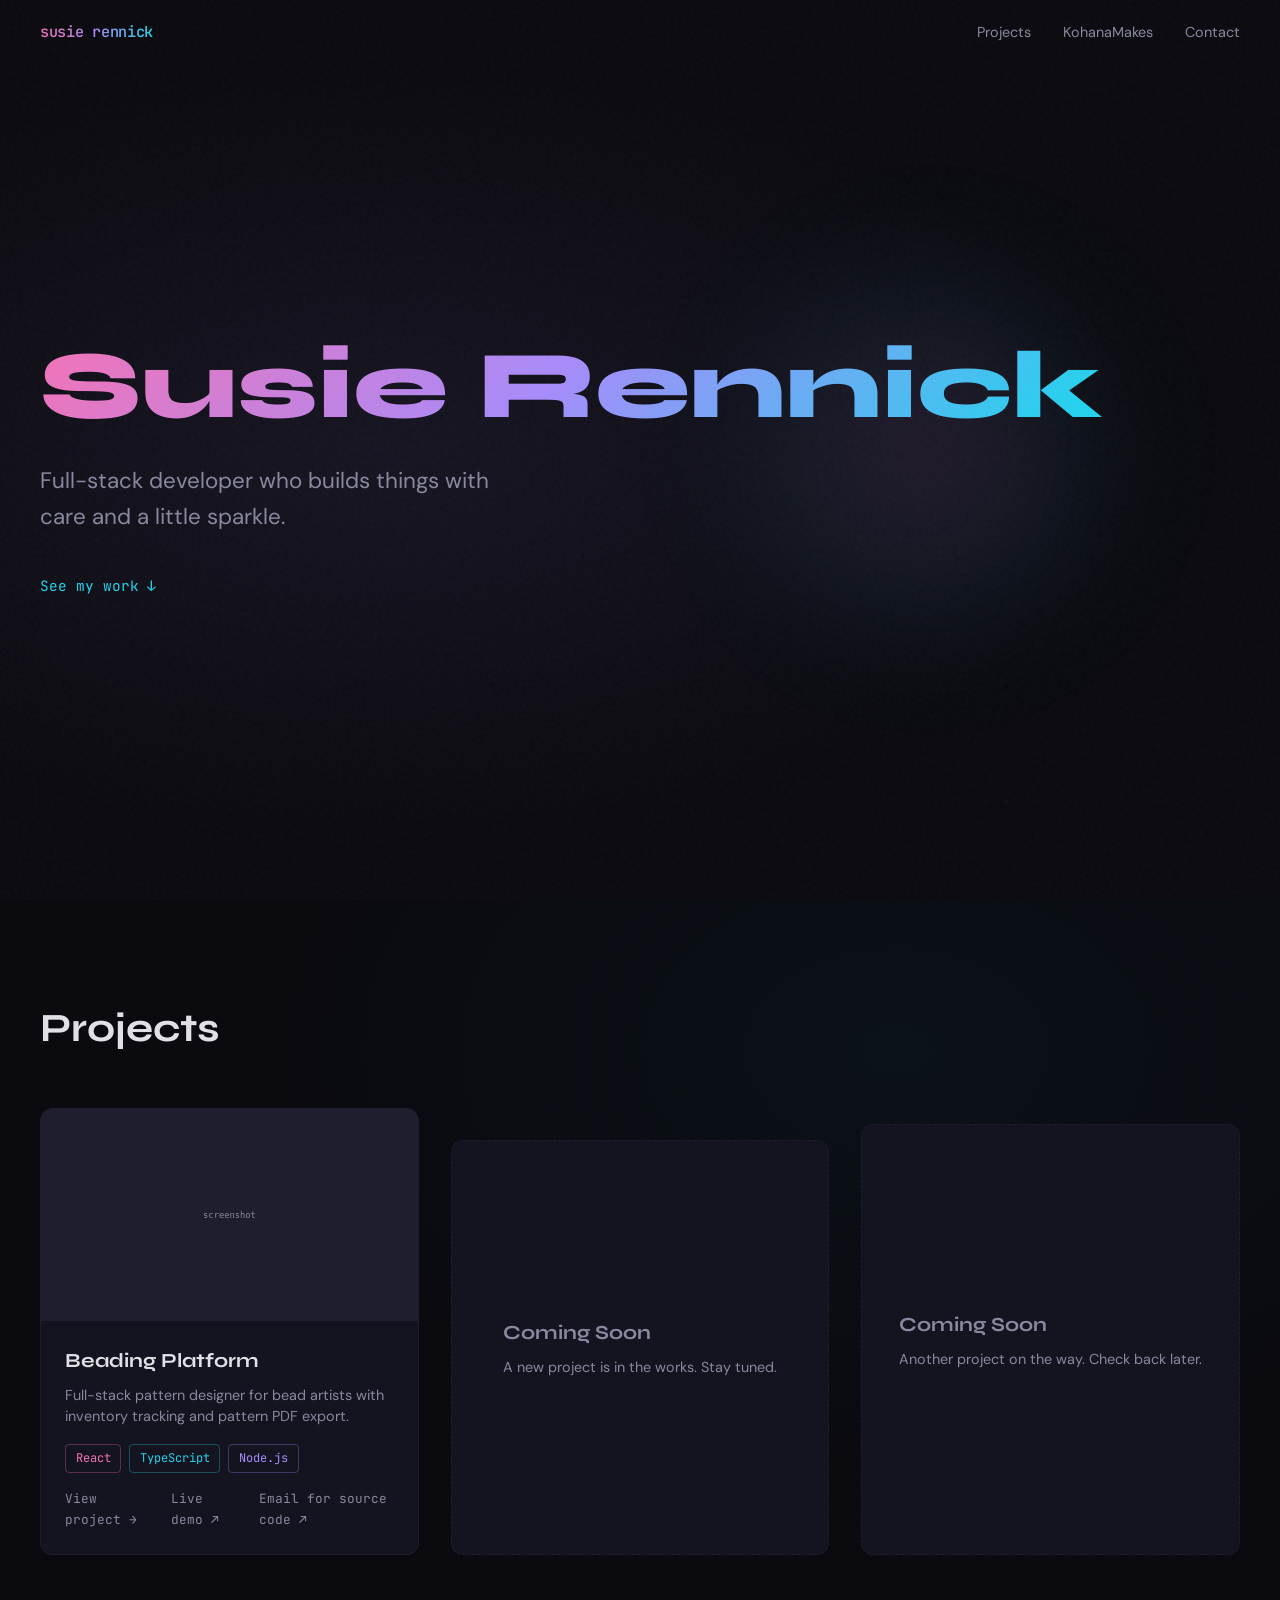
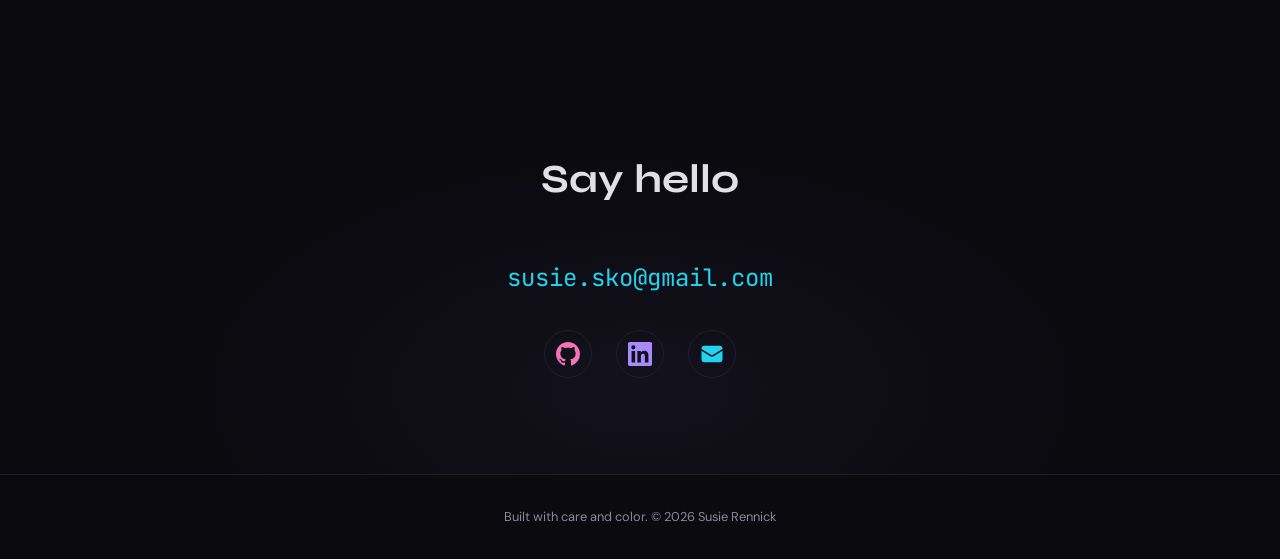
<file: index.html>
<!DOCTYPE html>
<html lang="en">
<head>
  <meta charset="UTF-8">
  <meta name="viewport" content="width=device-width, initial-scale=1.0">
  <title>Susie Rennick — Developer</title>
  <meta name="description" content="Full-stack developer portfolio">
  <link rel="icon" href="data:image/svg+xml,<svg xmlns='http://www.w3.org/2000/svg' viewBox='0 0 100 100'><text y='.9em' font-size='90'>🌈</text></svg>">
  <meta property="og:title" content="Susie Rennick — Developer">
  <meta property="og:description" content="Full-stack developer portfolio">
  <meta property="og:type" content="website">
  <meta property="og:url" content="https://susierennick.github.io">
  <link rel="stylesheet" href="css/styles.css">
</head>
<body>
  <!-- Sections will be added in subsequent tasks -->
  <nav class="nav" id="nav">
    <div class="nav__inner">
      <a href="/" class="nav__logo"><span class="mono-rainbow">susie rennick</span></a>
      <button class="nav__toggle" id="nav-toggle" aria-label="Toggle menu" aria-expanded="false">
        <span></span><span></span><span></span>
      </button>
      <ul class="nav__links" id="nav-links">
        <li><a href="#projects">Projects</a></li>
        <li><a href="kohana-makes.html">KohanaMakes</a></li>
        <li><a href="#contact">Contact</a></li>
      </ul>
    </div>
  </nav>
  <section class="hero" id="hero">
    <div class="hero__content reveal">
      <h1 class="hero__name">Susie Rennick</h1>
      <p class="hero__tagline">Full-stack developer who builds things with care and a little sparkle.</p>
      <a href="#projects" class="hero__cta">See my work <span class="hero__arrow">↓</span></a>
    </div>
    <div class="hero__orb" aria-hidden="true"></div>
  </section>
  <section class="projects" id="projects">
    <div class="projects__inner">
      <h2 class="section-heading">Projects</h2>
      <div class="projects__grid">

        <article class="card card--pink reveal">
          <div class="card__image">
            <img src="assets/images/placeholder.svg" alt="Beading Platform screenshot" loading="lazy">
          </div>
          <div class="card__body">
            <h3 class="card__title">Beading Platform</h3>
            <p class="card__desc">Full-stack pattern designer for bead artists with inventory tracking and pattern PDF export.</p>
            <div class="card__tags">
              <span class="tag tag--pink">React</span>
              <span class="tag tag--cyan">TypeScript</span>
              <span class="tag tag--purple">Node.js</span>
            </div>
            <div class="card__links">
              <a href="projects/beading-platform.html" class="card__link">View project →</a>
              <a href="https://demo.beadcanvas.app" class="card__link">Live demo ↗</a>
              <a href="mailto:susie.sko@gmail.com?subject=Beading%20Platform%20Source%20Code" class="card__link">Email for source code ↗</a>
            </div>
          </div>
        </article>

        <article class="card card--cyan reveal card--coming-soon">
          <div class="card__body">
            <h3 class="card__title">Coming Soon</h3>
            <p class="card__desc">A new project is in the works. Stay tuned.</p>
          </div>
        </article>

        <article class="card card--purple reveal card--coming-soon">
          <div class="card__body">
            <h3 class="card__title">Coming Soon</h3>
            <p class="card__desc">Another project on the way. Check back later.</p>
          </div>
        </article>

      </div>
    </div>
  </section>
  <section class="contact" id="contact">
    <div class="contact__inner reveal">
      <h2 class="section-heading">Say hello</h2>
      <a href="mailto:susie.sko@gmail.com" class="contact__email">susie.sko@gmail.com</a>
      <div class="contact__socials">
        <a href="https://github.com/susiesko" class="social social--pink" aria-label="GitHub" target="_blank" rel="noopener">
          <svg width="24" height="24" viewBox="0 0 24 24" fill="currentColor"><path d="M12 0C5.37 0 0 5.37 0 12c0 5.31 3.435 9.795 8.205 11.385.6.105.825-.255.825-.57 0-.285-.015-1.23-.015-2.235-3.015.555-3.795-.735-4.035-1.41-.135-.345-.72-1.41-1.23-1.695-.42-.225-1.02-.78-.015-.795.945-.015 1.62.87 1.845 1.23 1.08 1.815 2.805 1.305 3.495.99.105-.78.42-1.305.765-1.605-2.67-.3-5.46-1.335-5.46-5.925 0-1.305.465-2.385 1.23-3.225-.12-.3-.54-1.53.12-3.18 0 0 1.005-.315 3.3 1.23.96-.27 1.98-.405 3-.405s2.04.135 3 .405c2.295-1.56 3.3-1.23 3.3-1.23.66 1.65.24 2.88.12 3.18.765.84 1.23 1.905 1.23 3.225 0 4.605-2.805 5.625-5.475 5.925.435.375.81 1.095.81 2.22 0 1.605-.015 2.895-.015 3.3 0 .315.225.69.825.57A12.02 12.02 0 0024 12c0-6.63-5.37-12-12-12z"/></svg>
        </a>
        <a href="https://www.linkedin.com/in/susan-rennick/" class="social social--purple" aria-label="LinkedIn" target="_blank" rel="noopener">
          <svg width="24" height="24" viewBox="0 0 24 24" fill="currentColor"><path d="M20.447 20.452h-3.554v-5.569c0-1.328-.027-3.037-1.852-3.037-1.853 0-2.136 1.445-2.136 2.939v5.667H9.351V9h3.414v1.561h.046c.477-.9 1.637-1.85 3.37-1.85 3.601 0 4.267 2.37 4.267 5.455v6.286zM5.337 7.433a2.062 2.062 0 01-2.063-2.065 2.064 2.064 0 112.063 2.065zm1.782 13.019H3.555V9h3.564v11.452zM22.225 0H1.771C.792 0 0 .774 0 1.729v20.542C0 23.227.792 24 1.771 24h20.451C23.2 24 24 23.227 24 22.271V1.729C24 .774 23.2 0 22.222 0h.003z"/></svg>
        </a>
        <a href="mailto:susie.sko@gmail.com" class="social social--cyan" aria-label="Email" target="_blank" rel="noopener">
          <svg width="24" height="24" viewBox="0 0 24 24" fill="currentColor"><path d="M1.5 8.67v8.58a3 3 0 003 3h15a3 3 0 003-3V8.67l-8.928 5.493a3 3 0 01-3.144 0L1.5 8.67z"/><path d="M22.5 6.908V6.75a3 3 0 00-3-3h-15a3 3 0 00-3 3v.158l9.714 5.978a1.5 1.5 0 001.572 0L22.5 6.908z"/></svg>
        </a>
      </div>
    </div>
  </section>

  <footer class="footer">
    <p class="footer__text">Built with care and color. © 2026 Susie Rennick</p>
  </footer>
  <script src="js/main.js"></script>
</body>
</html>
</file>
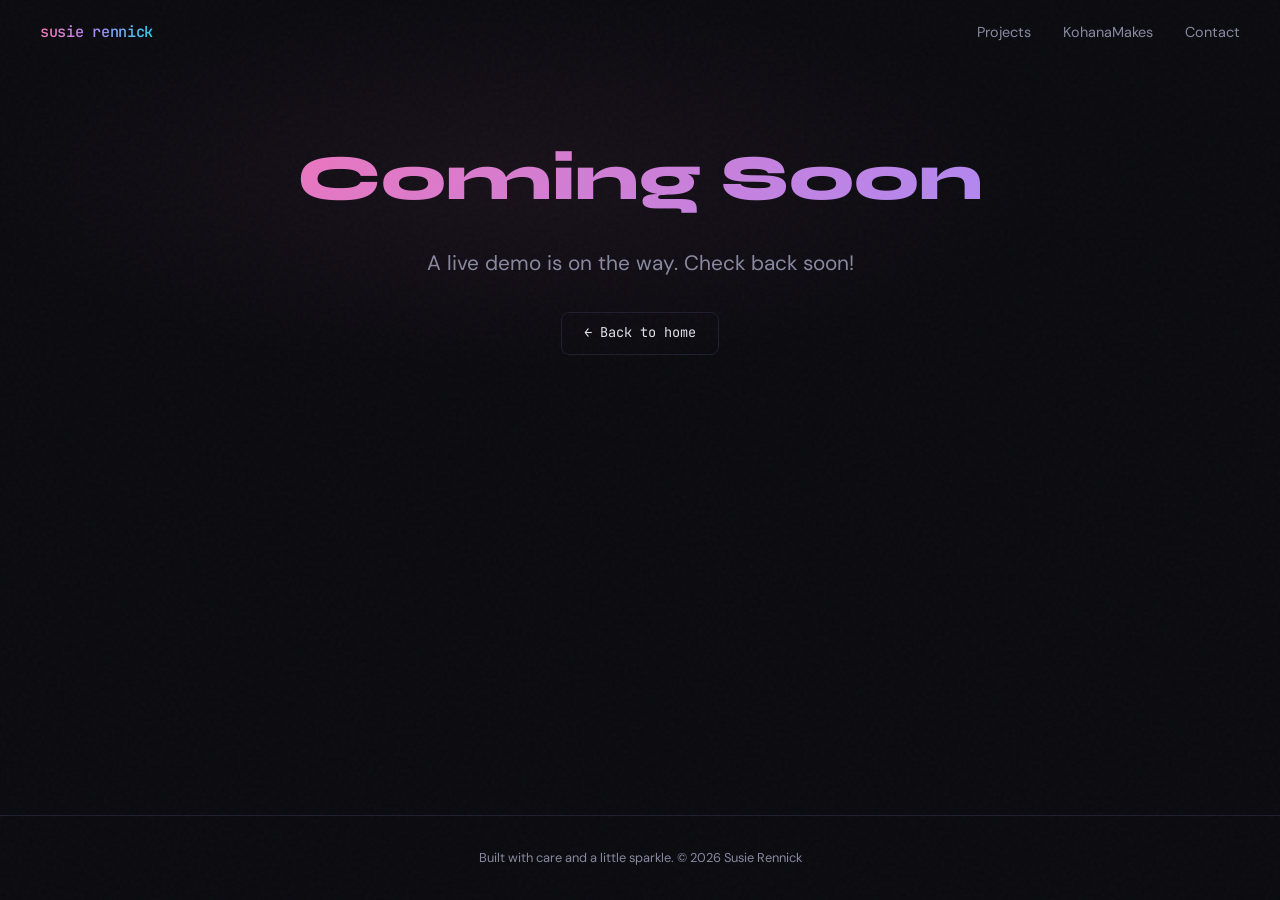
<file: demo-coming-soon.html>
<!DOCTYPE html>
<html lang="en">
<head>
  <meta charset="UTF-8">
  <meta name="viewport" content="width=device-width, initial-scale=1.0">
  <title>Demo Coming Soon — Susie Rennick</title>
  <meta name="description" content="Live demo coming soon">
  <link rel="icon" href="data:image/svg+xml,<svg xmlns='http://www.w3.org/2000/svg' viewBox='0 0 100 100'><text y='.9em' font-size='90'>🌈</text></svg>">
  <link rel="stylesheet" href="css/styles.css">
</head>
<body>
  <nav class="nav" id="nav">
    <div class="nav__inner">
      <a href="/" class="nav__logo"><span class="mono-rainbow">susie rennick</span></a>
      <button class="nav__toggle" id="nav-toggle" aria-label="Toggle menu" aria-expanded="false">
        <span></span><span></span><span></span>
      </button>
      <ul class="nav__links" id="nav-links">
        <li><a href="/#projects">Projects</a></li>
        <li><a href="kohana-makes.html">KohanaMakes</a></li>
        <li><a href="/#contact">Contact</a></li>
      </ul>
    </div>
  </nav>

  <section class="kohana">
    <div class="kohana__inner">
      <h1 class="kohana__title">Coming Soon</h1>
      <p class="kohana__subtitle">A live demo is on the way. Check back soon!</p>
      <div class="kohana__links">
        <a href="/" class="kohana__btn">← Back to home</a>
      </div>
    </div>
  </section>

  <footer class="footer">
    <p class="footer__text">Built with care and a little sparkle. © 2026 Susie Rennick</p>
  </footer>

  <script src="js/main.js"></script>
</body>
</html>
</file>
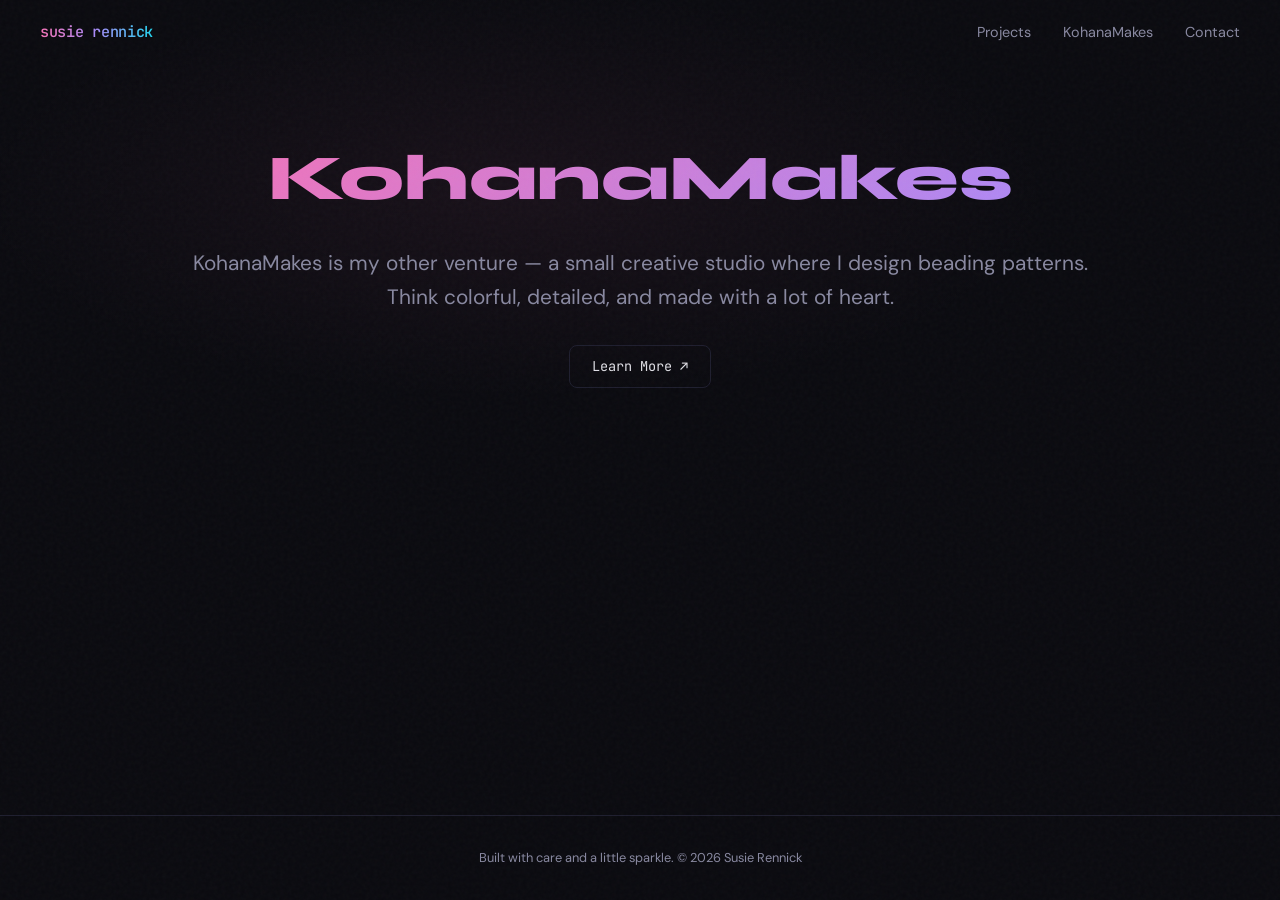
<file: kohana-makes.html>
<!DOCTYPE html>
<html lang="en">
<head>
  <meta charset="UTF-8">
  <meta name="viewport" content="width=device-width, initial-scale=1.0">
  <title>KohanaMakes — Susie Rennick</title>
  <meta name="description" content="KohanaMakes — beading patterns by Susie Rennick">
  <link rel="icon" href="data:image/svg+xml,<svg xmlns='http://www.w3.org/2000/svg' viewBox='0 0 100 100'><text y='.9em' font-size='90'>🌈</text></svg>">
  <link rel="stylesheet" href="css/styles.css">
</head>
<body>
  <nav class="nav" id="nav">
    <div class="nav__inner">
      <a href="/" class="nav__logo"><span class="mono-rainbow">susie rennick</span></a>
      <button class="nav__toggle" id="nav-toggle" aria-label="Toggle menu" aria-expanded="false">
        <span></span><span></span><span></span>
      </button>
      <ul class="nav__links" id="nav-links">
        <li><a href="/#projects">Projects</a></li>
        <li><a href="kohana-makes.html">KohanaMakes</a></li>
        <li><a href="/#contact">Contact</a></li>
      </ul>
    </div>
  </nav>

  <section class="kohana">
    <div class="kohana__inner">
      <h1 class="kohana__title">KohanaMakes</h1>
      <p class="kohana__subtitle">KohanaMakes is my other venture — a small creative studio where I design beading patterns. Think colorful, detailed, and made with a lot of heart.</p>
      <div class="kohana__links">
        <a href="https://kohanamakes.studio" class="kohana__btn" target="_blank" rel="noopener">Learn More ↗</a>
      </div>
    </div>
  </section>

  <footer class="footer">
    <p class="footer__text">Built with care and a little sparkle. © 2026 Susie Rennick</p>
  </footer>

  <script src="js/main.js"></script>
</body>
</html>
</file>
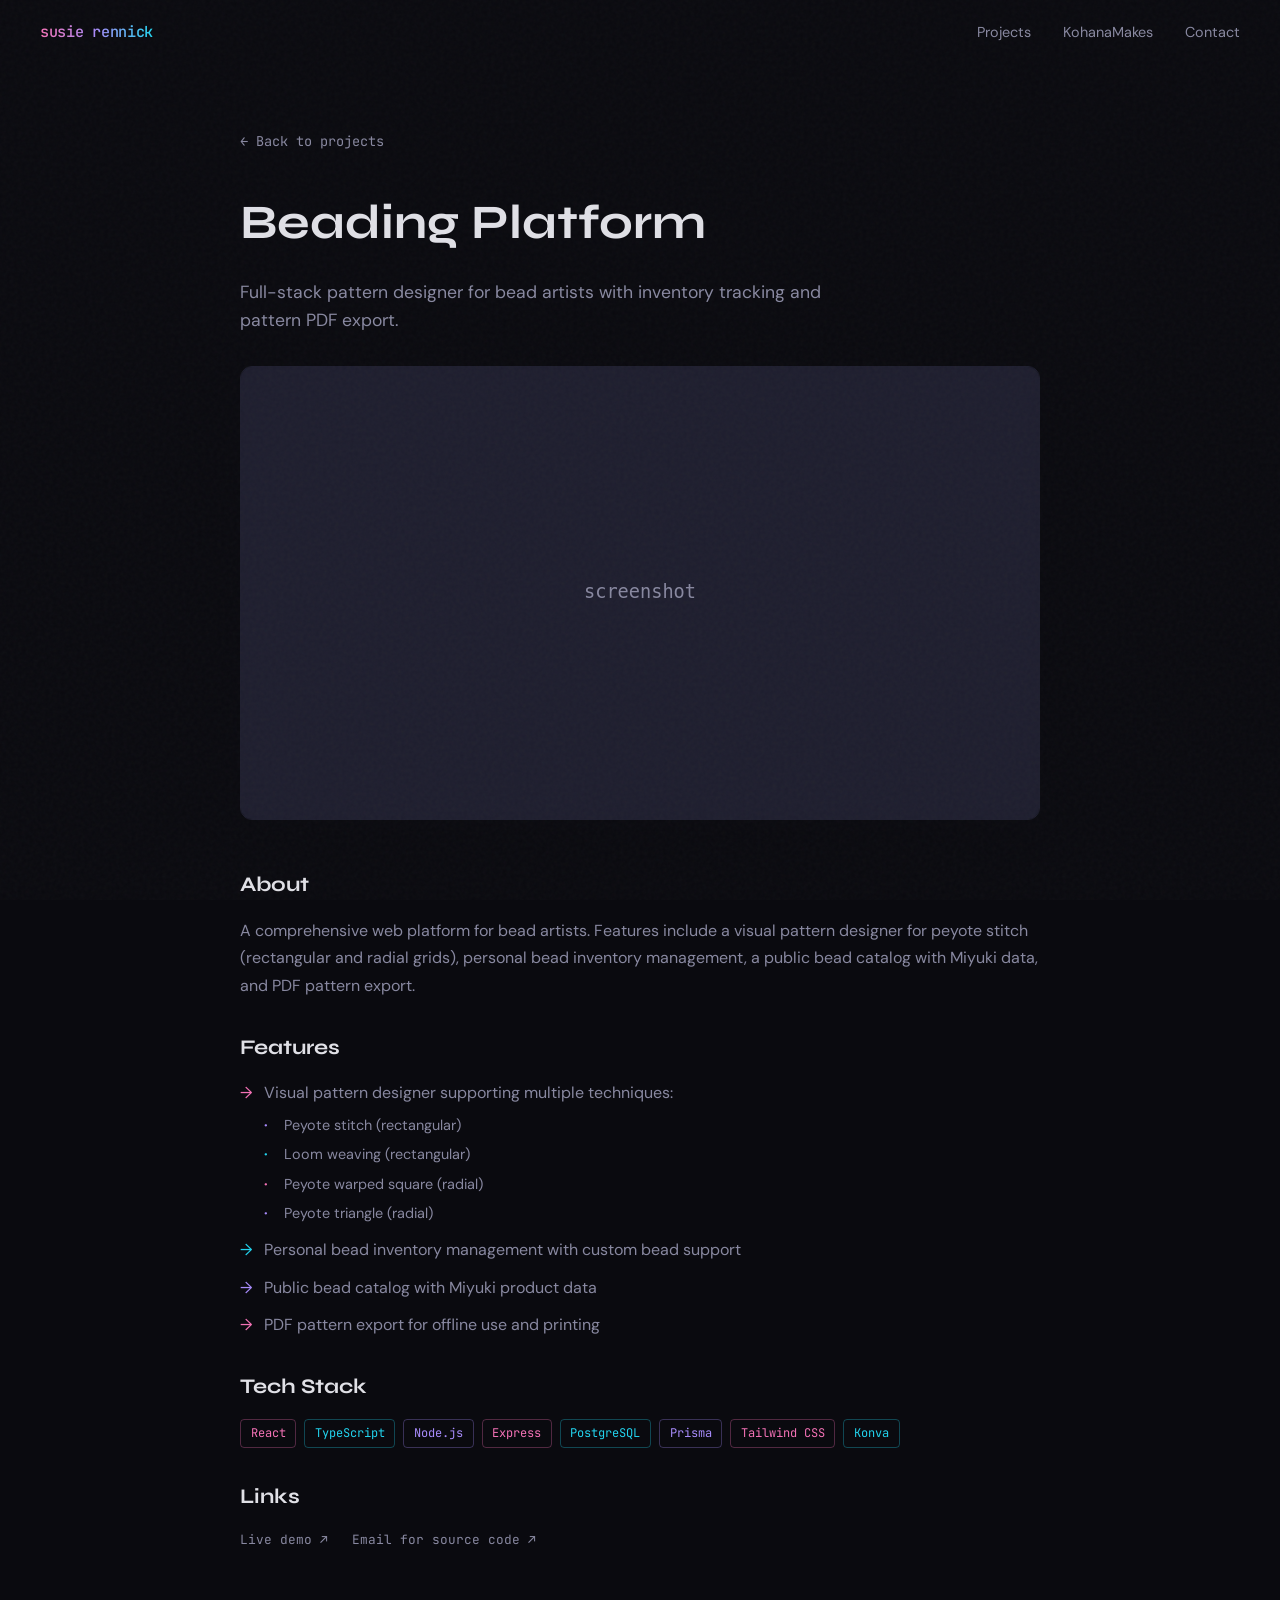
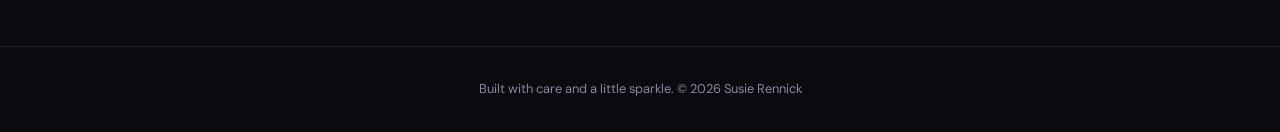
<file: projects/beading-platform.html>
<!DOCTYPE html>
<html lang="en">
<head>
  <meta charset="UTF-8">
  <meta name="viewport" content="width=device-width, initial-scale=1.0">
  <title>Beading Platform — Susie Rennick</title>
  <meta name="description" content="Full-stack pattern designer for bead artists">
  <link rel="icon" href="data:image/svg+xml,<svg xmlns='http://www.w3.org/2000/svg' viewBox='0 0 100 100'><text y='.9em' font-size='90'>🌈</text></svg>">
  <link rel="stylesheet" href="../css/styles.css">
</head>
<body>
  <nav class="nav" id="nav">
    <div class="nav__inner">
      <a href="/" class="nav__logo"><span class="mono-rainbow">susie rennick</span></a>
      <button class="nav__toggle" id="nav-toggle" aria-label="Toggle menu" aria-expanded="false">
        <span></span><span></span><span></span>
      </button>
      <ul class="nav__links" id="nav-links">
        <li><a href="/#projects">Projects</a></li>
        <li><a href="/kohana-makes.html">KohanaMakes</a></li>
        <li><a href="/#contact">Contact</a></li>
      </ul>
    </div>
  </nav>

  <article class="project-detail">
    <div class="project-detail__inner">
      <a href="/#projects" class="project-detail__back">← Back to projects</a>
      <h1 class="project-detail__title">Beading Platform</h1>
      <p class="project-detail__subtitle">Full-stack pattern designer for bead artists with inventory tracking and pattern PDF export.</p>

      <div class="project-detail__screenshot">
        <img src="../assets/images/placeholder.svg" alt="Beading Platform screenshot" loading="lazy">
      </div>

      <div class="project-detail__content">
        <h2>About</h2>
        <p>A comprehensive web platform for bead artists. Features include a visual pattern designer for peyote stitch (rectangular and radial grids), personal bead inventory management, a public bead catalog with Miyuki data, and PDF pattern export.</p>

        <h2>Features</h2>
        <ul class="feature-list">
          <li>Visual pattern designer supporting multiple techniques:
            <ul class="feature-sublist">
              <li>Peyote stitch (rectangular)</li>
              <li>Loom weaving (rectangular)</li>
              <li>Peyote warped square (radial)</li>
              <li>Peyote triangle (radial)</li>
            </ul>
          </li>
          <li>Personal bead inventory management with custom bead support</li>
          <li>Public bead catalog with Miyuki product data</li>
          <li>PDF pattern export for offline use and printing</li>
        </ul>

        <h2>Tech Stack</h2>
        <div class="card__tags">
          <span class="tag tag--pink">React</span>
          <span class="tag tag--cyan">TypeScript</span>
          <span class="tag tag--purple">Node.js</span>
          <span class="tag tag--pink">Express</span>
          <span class="tag tag--cyan">PostgreSQL</span>
          <span class="tag tag--purple">Prisma</span>
          <span class="tag tag--pink">Tailwind CSS</span>
          <span class="tag tag--cyan">Konva</span>
        </div>

        <h2>Links</h2>
        <div class="project-detail__links">
          <a href="https://demo.beadcanvas.app" class="card__link">Live demo ↗</a>
          <a href="mailto:susie.sko@gmail.com?subject=Beading%20Platform%20Source%20Code" class="card__link">Email for source code ↗</a>
        </div>
      </div>
    </div>
  </article>

  <footer class="footer">
    <p class="footer__text">Built with care and a little sparkle. © 2026 Susie Rennick</p>
  </footer>

  <script src="../js/main.js"></script>
</body>
</html>
</file>
<file: css/styles.css>
/* ── Google Fonts import ── */
@import url('https://fonts.googleapis.com/css2?family=DM+Sans:ital,wght@0,400;0,500;0,700;1,400&family=JetBrains+Mono:wght@400;500;700&family=Syne:wght@400;500;600;700;800&display=swap');

/* ── CSS Custom Properties ── */
:root {
  /* Base */
  --bg: #0a0a0f;
  --surface: #141420;
  --border: #1e1e2e;
  --text: #e0e0e6;
  --text-muted: #8888a0;

  /* Dominant rainbow */
  --pink: #f472b6;
  --cyan: #22d3ee;
  --purple: #a78bfa;

  /* Supporting rainbow */
  --blue: #60a5fa;
  --green: #4ade80;
  --yellow: #facc15;
  --orange: #fb923c;

  /* Typography */
  --font-display: 'Syne', sans-serif;
  --font-body: 'DM Sans', sans-serif;
  --font-mono: 'JetBrains Mono', monospace;

  /* Spacing */
  --section-padding: 6rem 2rem;
  --nav-height: 4rem;
}

/* ── Reset ── */
*, *::before, *::after { margin: 0; padding: 0; box-sizing: border-box; }

html {
  scroll-behavior: smooth;
  scrollbar-width: thin;
  scrollbar-color: var(--purple) var(--bg);
}

body {
  font-family: var(--font-body);
  color: var(--text);
  background: var(--bg);
  line-height: 1.6;
  overflow-x: hidden;
  min-height: 100vh;
  display: flex;
  flex-direction: column;
}

/* ── Grain overlay ── */
body::after {
  content: '';
  position: fixed;
  inset: 0;
  background-image: url("data:image/svg+xml,%3Csvg viewBox='0 0 256 256' xmlns='http://www.w3.org/2000/svg'%3E%3Cfilter id='noise'%3E%3CfeTurbulence type='fractalNoise' baseFrequency='0.9' numOctaves='4' stitchTiles='stitch'/%3E%3C/filter%3E%3Crect width='100%25' height='100%25' filter='url(%23noise)' opacity='0.03'/%3E%3C/svg%3E");
  pointer-events: none;
  z-index: 9999;
}

/* ── Webkit scrollbar ── */
::-webkit-scrollbar { width: 6px; }
::-webkit-scrollbar-track { background: var(--bg); }
::-webkit-scrollbar-thumb {
  background: linear-gradient(180deg, var(--pink), var(--purple), var(--cyan), var(--blue), var(--green), var(--yellow), var(--orange));
  border-radius: 3px;
}

/* ── Typography base ── */
h1, h2, h3, h4 { font-family: var(--font-display); font-weight: 700; }
a { color: inherit; text-decoration: none; }

/* ── Navigation ── */
.nav {
  position: fixed;
  top: 0;
  left: 0;
  right: 0;
  z-index: 1000;
  padding: 0 2rem;
  height: var(--nav-height);
  display: flex;
  align-items: center;
  transition: background 0.3s, backdrop-filter 0.3s;
}

.nav--scrolled {
  background: rgba(20, 20, 32, 0.85);
  backdrop-filter: blur(12px);
  border-bottom: 1px solid var(--border);
}

.nav__inner {
  max-width: 1200px;
  width: 100%;
  margin: 0 auto;
  display: flex;
  align-items: center;
  justify-content: space-between;
}

.nav__logo {
  font-family: var(--font-mono);
  font-size: 0.95rem;
  font-weight: 500;
  letter-spacing: -0.02em;
}

.mono-rainbow {
  background: linear-gradient(90deg, var(--pink), var(--purple), var(--cyan));
  -webkit-background-clip: text;
  background-clip: text;
  -webkit-text-fill-color: transparent;
}

.nav__links {
  display: flex;
  gap: 2rem;
  list-style: none;
}

.nav__links a {
  font-family: var(--font-body);
  font-size: 0.9rem;
  color: var(--text-muted);
  transition: color 0.2s;
  position: relative;
}

.nav__links a::after {
  content: '';
  position: absolute;
  bottom: -4px;
  left: 0;
  width: 0;
  height: 2px;
  background: var(--pink);
  transition: width 0.3s;
}

.nav__links a:hover { color: var(--text); }
.nav__links a:hover::after { width: 100%; }

/* Hamburger */
.nav__toggle {
  display: none;
  flex-direction: column;
  gap: 5px;
  background: none;
  border: none;
  cursor: pointer;
  padding: 4px;
}

.nav__toggle span {
  width: 24px;
  height: 2px;
  background: var(--text);
  transition: transform 0.3s, opacity 0.3s;
}

/* Mobile */
@media (max-width: 768px) {
  .nav__toggle { display: flex; }
  .nav__links {
    position: fixed;
    top: var(--nav-height);
    left: 0;
    right: 0;
    flex-direction: column;
    background: rgba(20, 20, 32, 0.95);
    backdrop-filter: blur(12px);
    padding: 2rem;
    gap: 1.5rem;
    transform: translateY(-100%);
    opacity: 0;
    transition: transform 0.3s, opacity 0.3s;
    pointer-events: none;
  }
  .nav__links--open {
    transform: translateY(0);
    opacity: 1;
    pointer-events: all;
  }
  .nav__toggle--open span:nth-child(1) { transform: rotate(45deg) translate(5px, 5px); }
  .nav__toggle--open span:nth-child(2) { opacity: 0; }
  .nav__toggle--open span:nth-child(3) { transform: rotate(-45deg) translate(5px, -5px); }
}

/* ── Hero ── */
.hero {
  min-height: 100vh;
  display: flex;
  align-items: center;
  padding: var(--section-padding);
  padding-top: calc(var(--nav-height) + 4rem);
  position: relative;
  overflow: hidden;
  background: radial-gradient(ellipse at 30% 50%, rgba(167, 139, 250, 0.08) 0%, transparent 60%);
}

.hero__content {
  max-width: 1200px;
  margin: 0 auto;
  width: 100%;
  position: relative;
  z-index: 1;
}

.hero__name {
  font-family: var(--font-display);
  font-size: clamp(3rem, 8vw, 6rem);
  font-weight: 800;
  line-height: 1.1;
  background: linear-gradient(135deg, var(--pink), var(--purple), var(--cyan), var(--blue), var(--green), var(--yellow), var(--orange), var(--pink));
  background-size: 300% 300%;
  -webkit-background-clip: text;
  background-clip: text;
  -webkit-text-fill-color: transparent;
  animation: rainbow-shift 8s ease-in-out infinite;
}

@keyframes rainbow-shift {
  0%, 100% { background-position: 0% 50%; }
  50% { background-position: 100% 50%; }
}

.hero__tagline {
  font-size: clamp(1.1rem, 2.5vw, 1.4rem);
  color: var(--text-muted);
  margin-top: 1.5rem;
  max-width: 500px;
}

.hero__cta {
  display: inline-flex;
  align-items: center;
  gap: 0.5rem;
  margin-top: 2.5rem;
  font-family: var(--font-mono);
  font-size: 0.9rem;
  color: var(--cyan);
  transition: color 0.2s;
}

.hero__cta:hover { color: var(--text); }

.hero__arrow {
  display: inline-block;
  animation: bounce 2s ease-in-out infinite;
}

@keyframes bounce {
  0%, 100% { transform: translateY(0); }
  50% { transform: translateY(4px); }
}

/* Decorative orb */
.hero__orb {
  position: absolute;
  right: 10%;
  top: 50%;
  transform: translateY(-50%);
  width: clamp(250px, 35vw, 450px);
  height: clamp(250px, 35vw, 450px);
  border-radius: 50%;
  background: radial-gradient(circle, rgba(244, 114, 182, 0.15), rgba(167, 139, 250, 0.1), rgba(34, 211, 238, 0.05), transparent 70%);
  filter: blur(60px);
  animation: orb-pulse 6s ease-in-out infinite;
}

@keyframes orb-pulse {
  0%, 100% { transform: translateY(-50%) scale(1); opacity: 0.6; }
  50% { transform: translateY(-50%) scale(1.1); opacity: 1; }
}

@media (max-width: 768px) {
  .hero__orb {
    right: -20%;
    width: 300px;
    height: 300px;
  }
}

/* ── Section shared ── */
.section-heading {
  font-size: clamp(1.8rem, 4vw, 2.5rem);
  margin-bottom: 3rem;
  color: var(--text);
}

/* ── Projects ── */
.projects {
  padding: var(--section-padding);
  background: radial-gradient(ellipse at 70% 20%, rgba(34, 211, 238, 0.04) 0%, transparent 50%);
}

.projects__inner {
  max-width: 1200px;
  margin: 0 auto;
}

.projects__grid {
  display: grid;
  grid-template-columns: repeat(auto-fill, minmax(320px, 1fr));
  gap: 2rem;
}

/* Staggered offsets */
.projects__grid .card:nth-child(2) { margin-top: 2rem; }
.projects__grid .card:nth-child(3n) { margin-top: 1rem; }

/* ── Cards ── */
.card {
  background: var(--surface);
  border: 1px solid var(--border);
  border-radius: 12px;
  overflow: hidden;
  transition: border-color 0.3s, box-shadow 0.3s, transform 0.3s;
}

.card:hover { transform: translateY(-4px); }
.card--pink:hover { border-color: var(--pink); box-shadow: 0 0 30px rgba(244, 114, 182, 0.15); }
.card--cyan:hover { border-color: var(--cyan); box-shadow: 0 0 30px rgba(34, 211, 238, 0.15); }
.card--purple:hover { border-color: var(--purple); box-shadow: 0 0 30px rgba(167, 139, 250, 0.15); }

.card__image {
  aspect-ratio: 16/9;
  overflow: hidden;
  background: var(--bg);
}

.card__image img {
  width: 100%;
  height: 100%;
  object-fit: cover;
}

.card__body { padding: 1.5rem; }

.card__title {
  font-family: var(--font-display);
  font-size: 1.25rem;
  margin-bottom: 0.5rem;
}

.card__desc {
  font-size: 0.9rem;
  color: var(--text-muted);
  margin-bottom: 1rem;
  line-height: 1.5;
}

.card__tags {
  display: flex;
  flex-wrap: wrap;
  gap: 0.5rem;
  margin-bottom: 1rem;
}

.tag {
  font-family: var(--font-mono);
  font-size: 0.75rem;
  padding: 0.25rem 0.6rem;
  border-radius: 4px;
  border: 1px solid;
}

.tag--pink { color: var(--pink); border-color: rgba(244, 114, 182, 0.3); }
.tag--cyan { color: var(--cyan); border-color: rgba(34, 211, 238, 0.3); }
.tag--purple { color: var(--purple); border-color: rgba(167, 139, 250, 0.3); }

.card__links {
  display: flex;
  gap: 1.5rem;
}

.card__link {
  font-family: var(--font-mono);
  font-size: 0.8rem;
  color: var(--text-muted);
  transition: color 0.2s;
}

.card__link:hover { color: var(--text); }

/* Coming soon cards */
.card--coming-soon {
  border-style: dashed;
  display: flex;
  align-items: center;
  justify-content: center;
  min-height: 200px;
}

.card--coming-soon:hover {
  transform: none;
  border-color: var(--border);
  box-shadow: none;
}

.card--coming-soon .card__title {
  color: var(--text-muted);
}

.card--coming-soon .card__desc {
  margin-bottom: 0;
}

/* ── Scroll reveal animation ── */
.reveal {
  opacity: 0;
  transform: translateY(30px);
  transition: opacity 0.6s ease, transform 0.6s ease;
}

.reveal--visible {
  opacity: 1;
  transform: translateY(0);
}

@media (max-width: 768px) {
  .projects__grid { grid-template-columns: 1fr; }
  .projects__grid .card:nth-child(n) { margin-top: 0; }
}

/* ── Contact ── */
.contact {
  padding: var(--section-padding);
  text-align: center;
  background: radial-gradient(ellipse at 50% 80%, rgba(167, 139, 250, 0.06) 0%, transparent 50%);
}

.contact__inner {
  max-width: 600px;
  margin: 0 auto;
}

.contact__email {
  display: inline-block;
  font-family: var(--font-mono);
  font-size: clamp(1.1rem, 3vw, 1.5rem);
  color: var(--cyan);
  margin-bottom: 2rem;
  position: relative;
  transition: color 0.2s;
}

.contact__email::after {
  content: '';
  position: absolute;
  bottom: -2px;
  left: 0;
  width: 0;
  height: 2px;
  background: var(--cyan);
  transition: width 0.3s;
}

.contact__email:hover { color: var(--text); }
.contact__email:hover::after { width: 100%; }

.contact__socials {
  display: flex;
  justify-content: center;
  gap: 1.5rem;
}

.social {
  display: flex;
  align-items: center;
  justify-content: center;
  width: 48px;
  height: 48px;
  border-radius: 50%;
  border: 1px solid var(--border);
  transition: transform 0.2s, border-color 0.2s, box-shadow 0.2s;
}

.social:hover { transform: scale(1.15); }
.social--pink { color: var(--pink); }
.social--pink:hover { border-color: var(--pink); box-shadow: 0 0 20px rgba(244, 114, 182, 0.2); }
.social--purple { color: var(--purple); }
.social--purple:hover { border-color: var(--purple); box-shadow: 0 0 20px rgba(167, 139, 250, 0.2); }
.social--cyan { color: var(--cyan); }
.social--cyan:hover { border-color: var(--cyan); box-shadow: 0 0 20px rgba(34, 211, 238, 0.2); }

/* ── Footer ── */
.footer {
  margin-top: auto;
  padding: 2rem;
  text-align: center;
  border-top: 1px solid var(--border);
}

.footer__text {
  font-size: 0.8rem;
  color: var(--text-muted);
}

/* ── Project detail ── */
.project-detail {
  padding: var(--section-padding);
  padding-top: calc(var(--nav-height) + 4rem);
}

.project-detail__inner {
  max-width: 800px;
  margin: 0 auto;
}

.project-detail__back {
  font-family: var(--font-mono);
  font-size: 0.85rem;
  color: var(--text-muted);
  transition: color 0.2s;
  display: inline-block;
  margin-bottom: 2rem;
}

.project-detail__back:hover { color: var(--cyan); }

.project-detail__title {
  font-size: clamp(2rem, 5vw, 3rem);
  margin-bottom: 1rem;
}

.project-detail__subtitle {
  font-size: 1.1rem;
  color: var(--text-muted);
  margin-bottom: 2rem;
  max-width: 600px;
}

.project-detail__screenshot {
  border-radius: 12px;
  overflow: hidden;
  border: 1px solid var(--border);
  margin-bottom: 3rem;
}

.project-detail__screenshot img {
  width: 100%;
  display: block;
}

.project-detail__content h2 {
  font-size: 1.3rem;
  margin: 2rem 0 1rem;
  color: var(--text);
}

.project-detail__content p {
  color: var(--text-muted);
  line-height: 1.7;
  margin-bottom: 1rem;
}

.project-detail__content .card__tags {
  margin-bottom: 1rem;
}

.feature-list {
  list-style: none;
  display: flex;
  flex-direction: column;
  gap: 0.75rem;
}

.feature-list li {
  color: var(--text-muted);
  line-height: 1.6;
  padding-left: 1.5rem;
  position: relative;
}

.feature-list li::before {
  content: '→';
  position: absolute;
  left: 0;
  color: var(--pink);
}

.feature-list li:nth-child(2)::before { color: var(--cyan); }
.feature-list li:nth-child(3)::before { color: var(--purple); }
.feature-list li:nth-child(4)::before { color: var(--pink); }

.feature-sublist {
  list-style: none;
  margin-top: 0.5rem;
  display: flex;
  flex-direction: column;
  gap: 0.4rem;
}

.feature-sublist li {
  padding-left: 1.25rem;
  font-size: 0.9rem;
}

.feature-sublist li::before {
  content: '·';
  font-weight: 700;
  color: var(--purple);
}

.feature-sublist li:nth-child(2)::before { color: var(--cyan); }
.feature-sublist li:nth-child(3)::before { color: var(--pink); }
.feature-sublist li:nth-child(4)::before { color: var(--purple); }

.project-detail__links {
  display: flex;
  gap: 1.5rem;
}

/* ── KohanaMakes ── */
.kohana {
  padding: var(--section-padding);
  padding-top: calc(var(--nav-height) + 4rem);
  text-align: center;
  background: radial-gradient(ellipse at 40% 40%, rgba(244, 114, 182, 0.06) 0%, transparent 50%);
}

.kohana__inner {
  max-width: 900px;
  margin: 0 auto;
}

.kohana__title {
  font-size: clamp(2.5rem, 6vw, 4rem);
  font-weight: 800;
  background: linear-gradient(135deg, var(--pink), var(--purple), var(--cyan));
  background-size: 200% 200%;
  -webkit-background-clip: text;
  background-clip: text;
  -webkit-text-fill-color: transparent;
  animation: rainbow-shift 8s ease-in-out infinite;
  margin-bottom: 1rem;
}

.kohana__subtitle {
  font-size: clamp(1rem, 2.5vw, 1.3rem);
  color: var(--text-muted);
  margin-bottom: 2rem;
}

.kohana__links {
  display: flex;
  justify-content: center;
  gap: 1rem;
  flex-wrap: wrap;
}

.kohana__btn {
  font-family: var(--font-mono);
  font-size: 0.85rem;
  padding: 0.6rem 1.4rem;
  border-radius: 8px;
  border: 1px solid var(--border);
  transition: border-color 0.2s, box-shadow 0.2s, color 0.2s;
}

.kohana__btn--etsy {
  color: var(--orange);
}

.kohana__btn--etsy:hover {
  border-color: var(--orange);
  box-shadow: 0 0 20px rgba(251, 146, 60, 0.15);
}

.kohana__btn--insta {
  color: var(--pink);
}

.kohana__btn--insta:hover {
  border-color: var(--pink);
  box-shadow: 0 0 20px rgba(244, 114, 182, 0.15);
}

/* ── Gallery ── */
.gallery {
  padding: var(--section-padding);
}

.gallery__inner {
  max-width: 1200px;
  margin: 0 auto;
}

.gallery__embeds {
  display: grid;
  grid-template-columns: repeat(auto-fit, minmax(320px, 1fr));
  gap: 2rem;
  justify-items: center;
  margin-bottom: 2rem;
}

.gallery__embeds .instagram-media {
  margin: 0 !important;
}

.gallery__cta {
  text-align: center;
  font-family: var(--font-mono);
  font-size: 0.9rem;
  color: var(--text-muted);
}

.gallery__cta a {
  color: var(--pink);
  transition: color 0.2s;
}

.gallery__cta a:hover {
  color: var(--text);
}

@media (max-width: 768px) {
  .gallery__grid {
    grid-template-columns: repeat(2, 1fr);
  }
}
</file>
